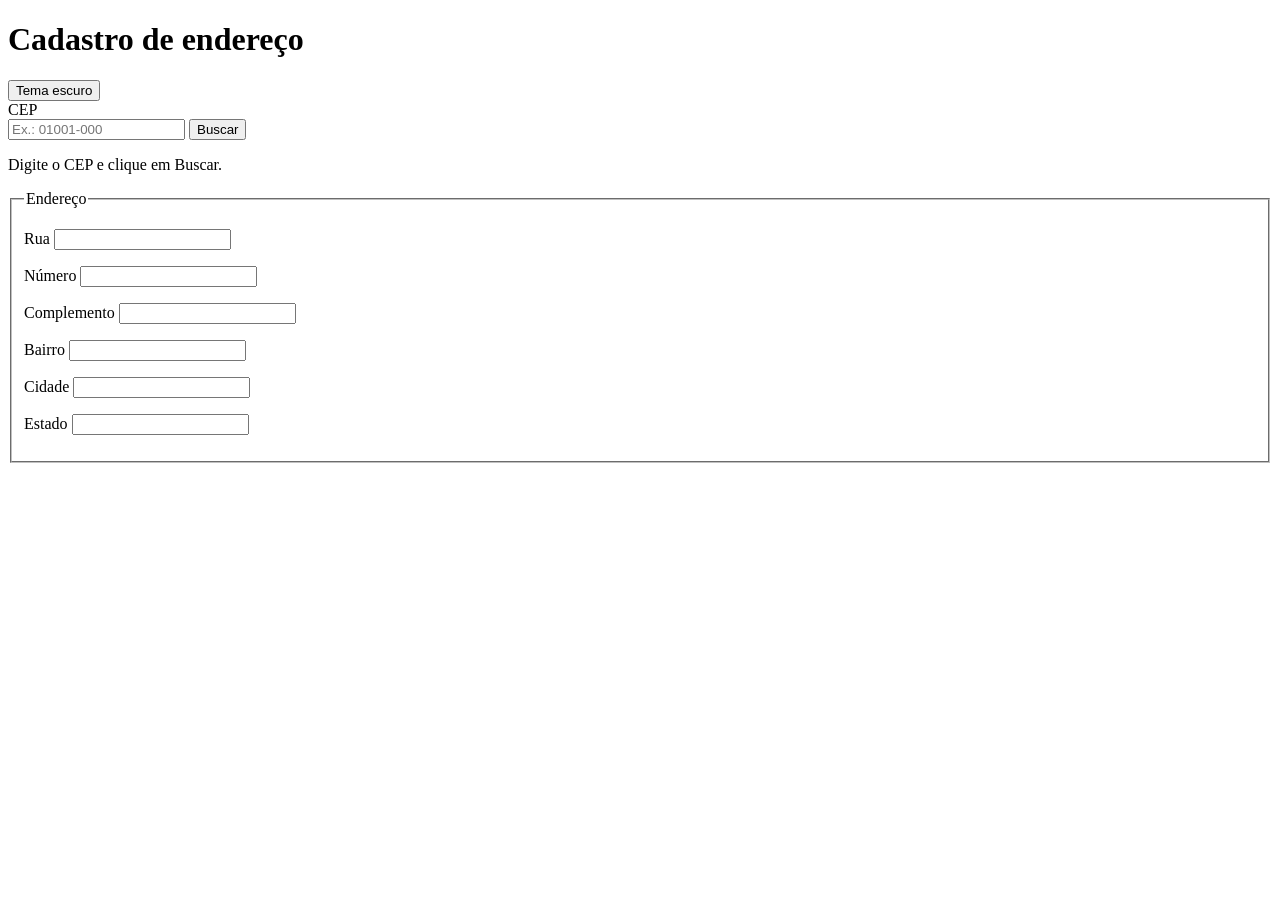
<file: index.html>
<!DOCTYPE html>
<html lang="pt-BR">

<head>
    <meta charset="UTF-8">
    <meta name="viewport" content="width=device-width, initial-scale=1.0">
    <title>Cadastro de endereço</title>
    <link rel="stylesheet" href="style.css">
    <script src="script.js" defer></script>
</head>

<body>

    <header class="topo">
        <h1>Cadastro de endereço</h1>
        <button type="button" class="botao-tema">Tema escuro</button>
    </header>

    <main class="cartao">

        <form class="busca-cep">
            <label for="cep">CEP</label>
            <div class="linha-cep">
                <input type="text" id="cep" class="campo-cep" inputmode="numeric" maxlength="9"
                    pattern="[0-9]{5}-?[0-9]{3}" placeholder="Ex.: 01001-000" required>
                <button type="submit" class="botao-buscar">Buscar</button>
            </div>
            <p class="status" aria-live="polite">Digite o CEP e clique em Buscar.</p>
        </form>

        <fieldset class="endereco">
            <legend>Endereço</legend>

            <p>
                <label for="rua">Rua</label>
                <input type="text" id="rua" class="campo-rua">
            </p>

            <div class="linha-dupla">
                <p>
                    <label for="numero">Número</label>
                    <input type="text" id="numero" class="campo-numero">
                </p>
                <p>
                    <label for="complemento">Complemento</label>
                    <input type="text" id="complemento" class="campo-complemento">
                </p>
            </div>

            <p>
                <label for="bairro">Bairro</label>
                <input type="text" id="bairro" class="campo-bairro">
            </p>

            <div class="linha-dupla">
                <p>
                    <label for="cidade">Cidade</label>
                    <input type="text" id="cidade" class="campo-cidade">
                </p>
                <p>
                    <label for="uf">Estado</label>
                    <input type="text" id="uf" class="campo-uf">
                </p>
            </div>
        </fieldset>

    </main>

</body>

</html>
</file>
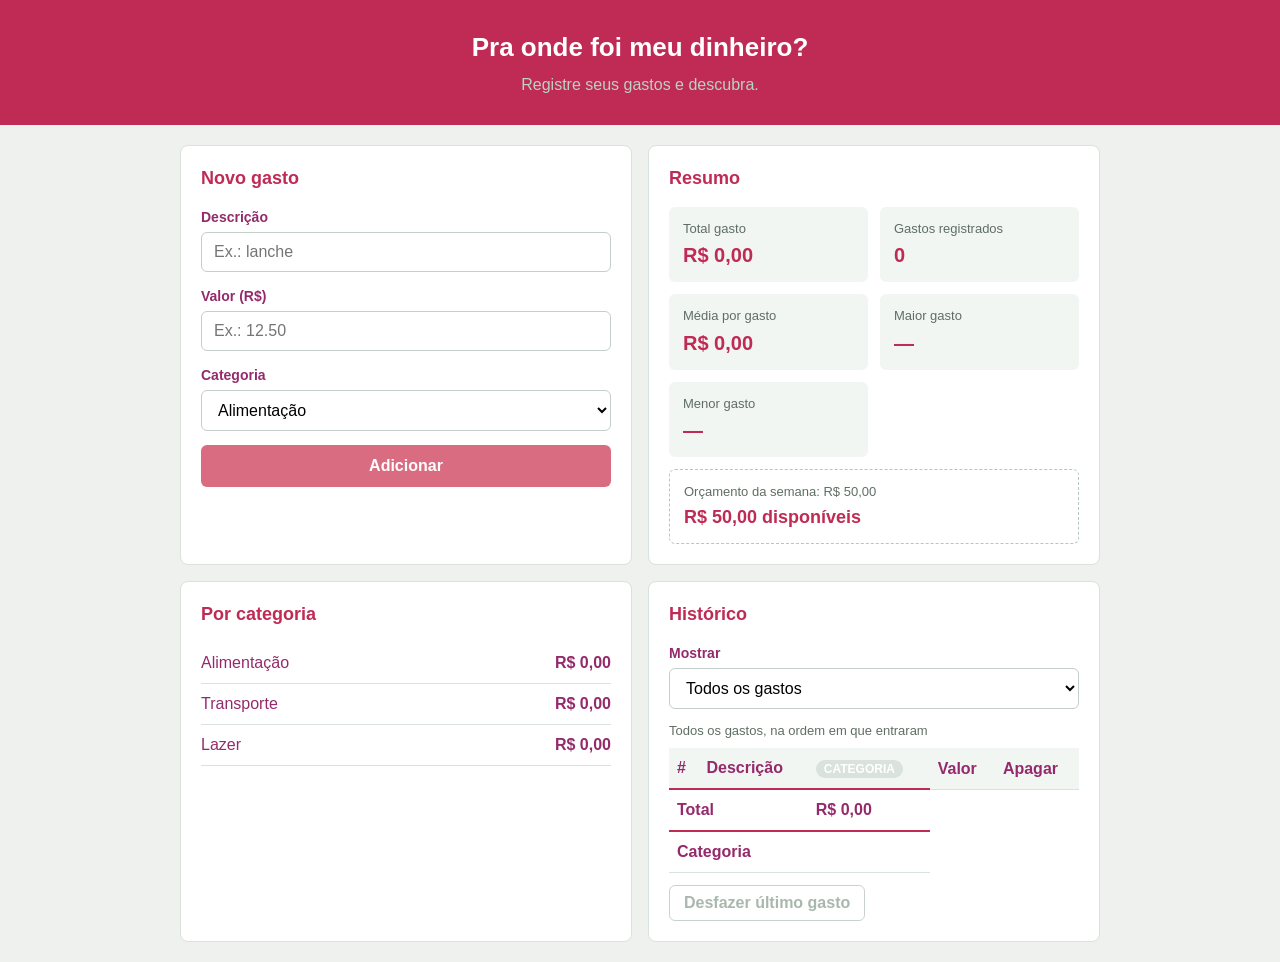
<file: controle-de-gastos-ponto-de-partida/index.html>
<!DOCTYPE html>
<html lang="pt-BR">

<head>
    <meta charset="UTF-8">
    <meta name="viewport" content="width=device-width, initial-scale=1.0">
    <title>Pra onde foi meu dinheiro?</title>
    <link rel="stylesheet" href="style.css">
    <script src="script.js" defer></script>
</head>

<body>

    <header class="topo">
        <h1>Pra onde foi meu dinheiro?</h1>
        <p>Registre seus gastos e descubra.</p>
    </header>

    <main class="painel">

        <section class="cartao novo-gasto">
            <h2>Novo gasto</h2>

            <form class="formulario">
                <p>
                    <label for="descricao">Descrição</label>
                    <input type="text" id="descricao" class="campo-descricao" placeholder="Ex.: lanche">
                </p>

                <p>
                    <label for="valor">Valor (R$)</label>
                    <input type="number" id="valor" class="campo-valor" step="0.01" placeholder="Ex.: 12.50">
                </p>

                <p>
                    <label for="categoria">Categoria</label>
                    <select id="categoria" class="campo-categoria"></select>
                </p>

                <button type="submit">Adicionar</button>

                <p class="erro"></p>
            </form>
        </section>

        <section class="cartao resumo">
            <h2>Resumo</h2>

            <div class="indicadores">
                <div class="indicador">
                    <span class="rotulo">Total gasto</span>
                    <strong class="total">R$ 0,00</strong>
                </div>

                <div class="indicador">
                    <span class="rotulo">Gastos registrados</span>
                    <strong class="quantidade">0</strong>
                </div>

                <div class="indicador">
                    <span class="rotulo">Média por gasto</span>
                    <strong class="media">R$ 0,00</strong>
                </div>

                <div class="indicador">
                    <span class="rotulo">Maior gasto</span>
                    <strong class="maior">—</strong>
                </div>

                <div class="indicador">
                    <span class="rotulo">Menor gasto</span>
                    <strong class="menor">—</strong>
                </div>
            </div>

            <div class="orcamento">
                <span class="rotulo">Orçamento da semana: R$ 50,00</span>
                <strong class="restante">R$ 50,00 disponíveis</strong>
            </div>
        </section>

        <section class="cartao categorias-cartao">
            <h2>Por categoria</h2>
            <ul class="categorias"></ul>
        </section>

        <section class="cartao historico-cartao">
            <h2>Histórico</h2>

             <p class="filtro">
                <label for="filtro">Mostrar</label>
                <select id="filtro" class="campo-filtro">
                    <option value="todos">Todos os gastos</option>
                    <option value="pop">Só Alimentação</option>
                    <option value="rock">Só Transporte</option>
                    <option value="funk">Só Lazer</option>
                </select>
            </p>

            
            <table class="tabela-historico">
                    <caption>Todos os gastos, na ordem em que entraram</caption>
                    <thead>
                        <tr>
                            <th>#</th>
                            <th>Descrição</th>
                            <th><span class="etiqueta">Categoria</span></th>
                            <th>Valor</th>
                            <th>Apagar</th>
                        </tr>
                    </thead>
                    <tbody class="historico"></tbody>
                    <tfoot>
                        <tr>
                            <th colspan="2">Total</th>
                            <td class="total-rodape">R$ 0,00</td>
                        </tr>
                        <tr class="categoria">
                            <th colspan="2">Categoria</th>
                            <td class="categoria-rodape"></td>
                        </tr>
                    </tfoot>
            </table>
            <button type="button" class="botao-desfazer">Desfazer último gasto</button>
        </section>

    </main>

</body>

</html>
</file>
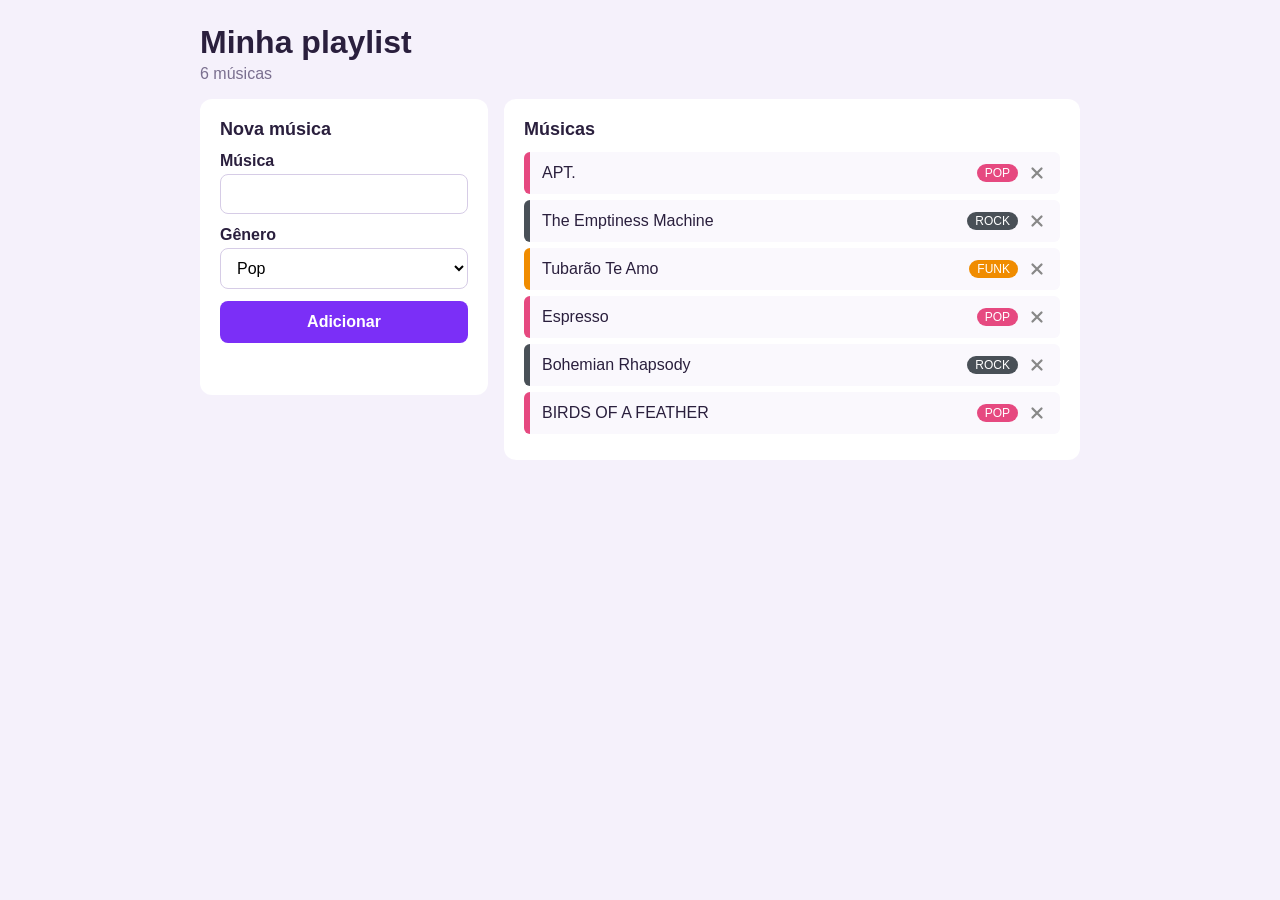
<file: pasta-1/index.html>
<!DOCTYPE html>
<html lang="pt-BR">

<head>
    <meta charset="UTF-8">
    <meta name="viewport" content="width=device-width, initial-scale=1.0">
    <title>Minha playlist</title>
    <link rel="stylesheet" href="style.css">
    <script src="script.js" defer></script>
</head>

<body>

    <main class="app">

        <header class="topo">
            <h1>Minha playlist</h1>
            <p class="contagem"></p>
        </header>

        <form class="formulario">
            <h2>Nova música</h2>

            <p>
                <label for="titulo">Música</label>
                <input type="text" id="titulo" class="campo-titulo">
            </p>

            <p>
                <label for="genero">Gênero</label>
                <select id="genero" class="campo-genero">
                    <option value="pop">Pop</option>
                    <option value="rock">Rock</option>
                    <option value="funk">Funk</option>
                </select>
            </p>

            <button type="submit">Adicionar</button>

            <p class="aviso"></p>
        </form>

        <section class="musicas">
            <h2>Músicas</h2>
            <ul class="lista"></ul>
        </section>

    </main>

</body>

</html>
</file>
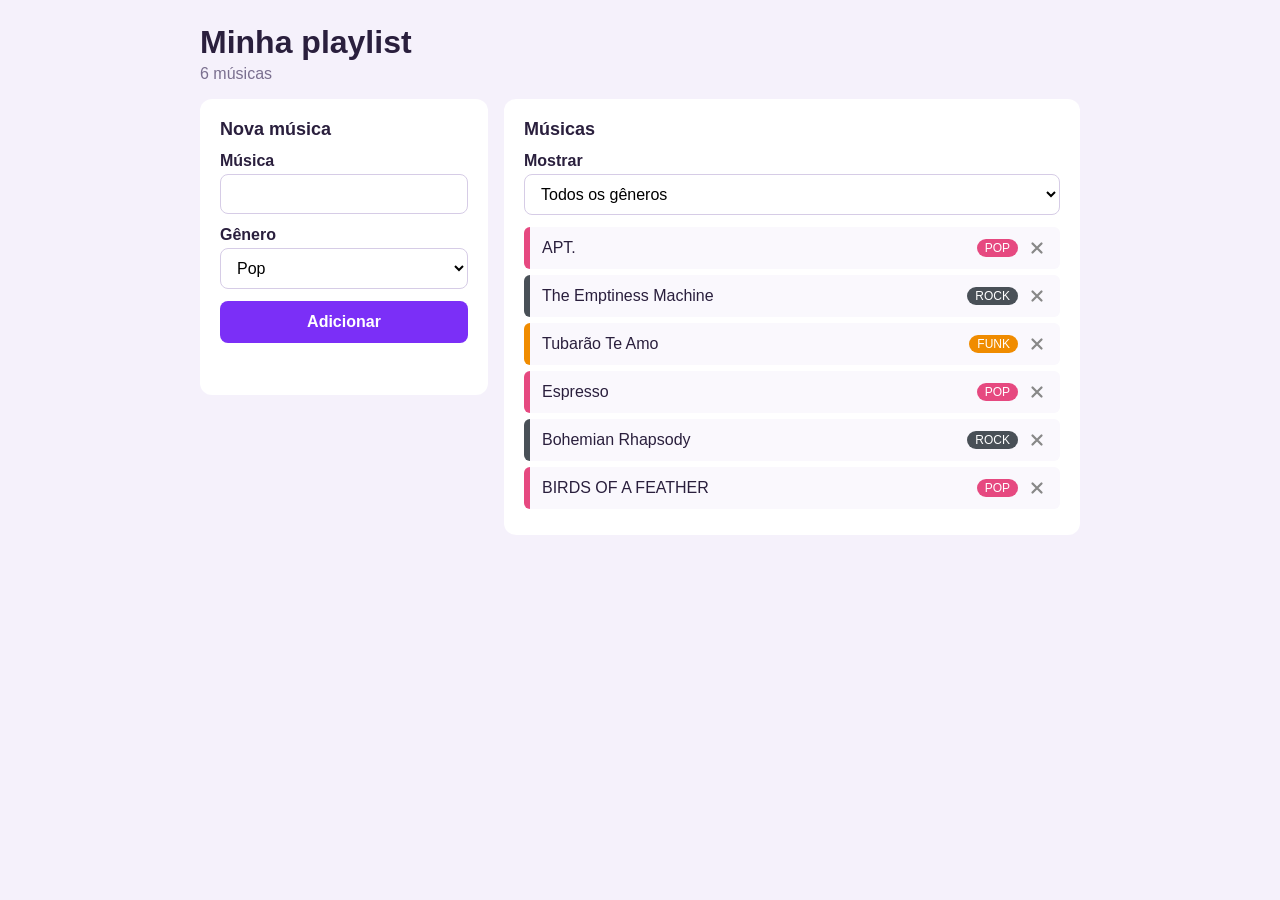
<file: pasta-2/index.html>
<!DOCTYPE html>
<html lang="pt-BR">

<head>
    <meta charset="UTF-8">
    <meta name="viewport" content="width=device-width, initial-scale=1.0">
    <title>Minha playlist</title>
    <link rel="stylesheet" href="style.css">
    <script src="script.js" defer></script>
</head>

<body>

    <main class="app">

        <header class="topo">
            <h1>Minha playlist</h1>
            <p class="contagem"></p>
        </header>

        <form class="formulario">
            <h2>Nova música</h2>

            <p>
                <label for="titulo">Música</label>
                <input type="text" id="titulo" class="campo-titulo">
            </p>

            <p>
                <label for="genero">Gênero</label>
                <select id="genero" class="campo-genero">
                    <option value="pop">Pop</option>
                    <option value="rock">Rock</option>
                    <option value="funk">Funk</option>
                </select>
            </p>

            <button type="submit">Adicionar</button>

            <p class="aviso"></p>
        </form>

        <section class="musicas">
            <h2>Músicas</h2>

            <p class="filtro">
                <label for="filtro">Mostrar</label>
                <select id="filtro" class="campo-filtro">
                    <option value="todos">Todos os gêneros</option>
                    <option value="pop">Só pop</option>
                    <option value="rock">Só rock</option>
                    <option value="funk">Só funk</option>
                </select>
            </p>

            <ul class="lista"></ul>
        </section>

    </main>

</body>

</html>
</file>
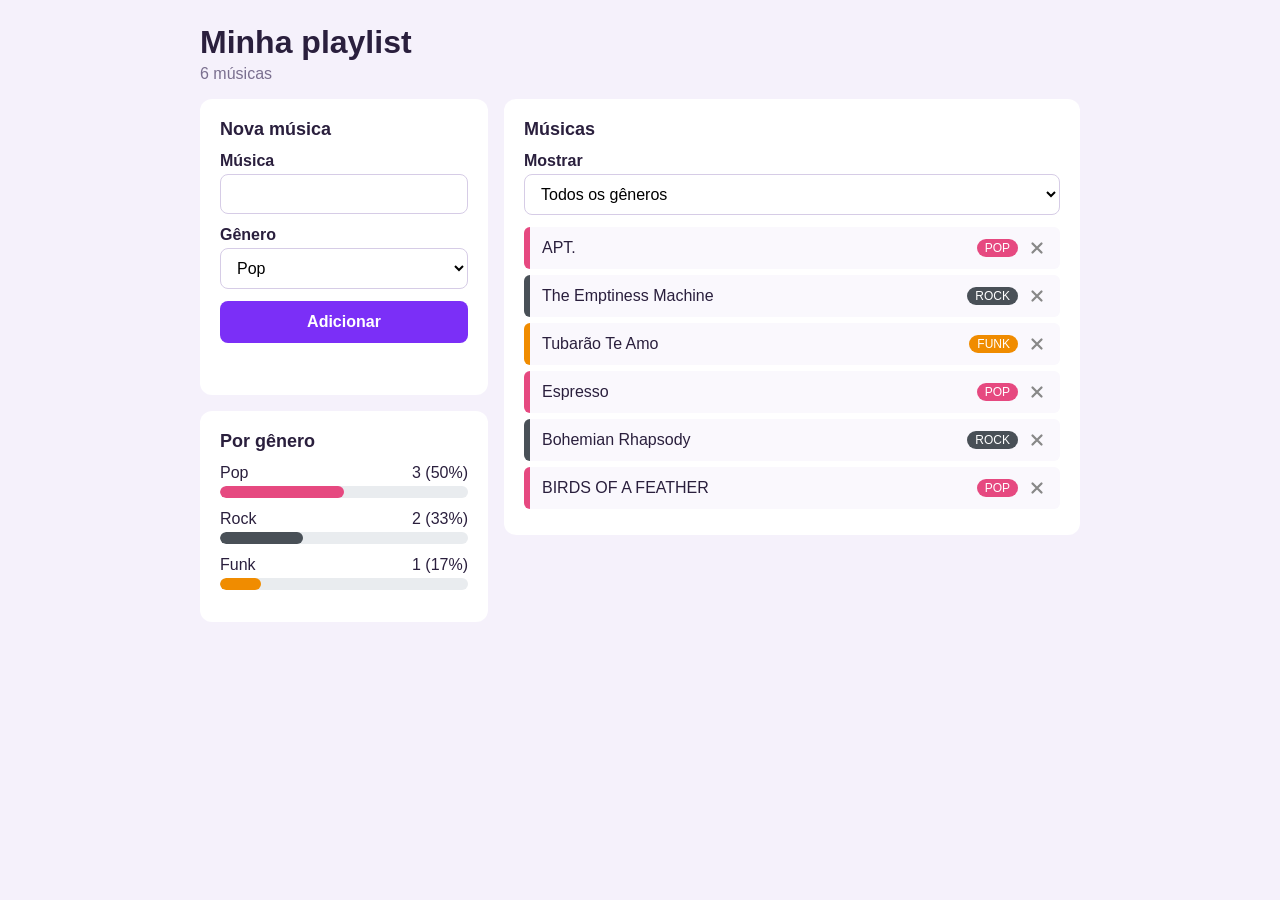
<file: pasta-3/index.html>
<!DOCTYPE html>
<html lang="pt-BR">

<head>
    <meta charset="UTF-8">
    <meta name="viewport" content="width=device-width, initial-scale=1.0">
    <title>Minha playlist</title>
    <link rel="stylesheet" href="style.css">
    <script src="script.js" defer></script>
</head>

<body>

    <main class="app">

        <header class="topo">
            <h1>Minha playlist</h1>
            <p class="contagem"></p>
        </header>

        <form class="formulario">
            <h2>Nova música</h2>

            <p>
                <label for="titulo">Música</label>
                <input type="text" id="titulo" class="campo-titulo">
            </p>

            <p>
                <label for="genero">Gênero</label>
                <select id="genero" class="campo-genero">
                    <option value="pop">Pop</option>
                    <option value="rock">Rock</option>
                    <option value="funk">Funk</option>
                </select>
            </p>

            <button type="submit">Adicionar</button>

            <p class="aviso"></p>
        </form>

        <section class="musicas">
            <h2>Músicas</h2>

            <p class="filtro">
                <label for="filtro">Mostrar</label>
                <select id="filtro" class="campo-filtro">
                    <option value="todos">Todos os gêneros</option>
                    <option value="pop">Só pop</option>
                    <option value="rock">Só rock</option>
                    <option value="funk">Só funk</option>
                </select>
            </p>

            <ul class="lista"></ul>
        </section>

        <section class="generos">
            <h2>Por gênero</h2>
            <ul class="lista-generos"></ul>
        </section>

    </main>

</body>

</html>
</file>
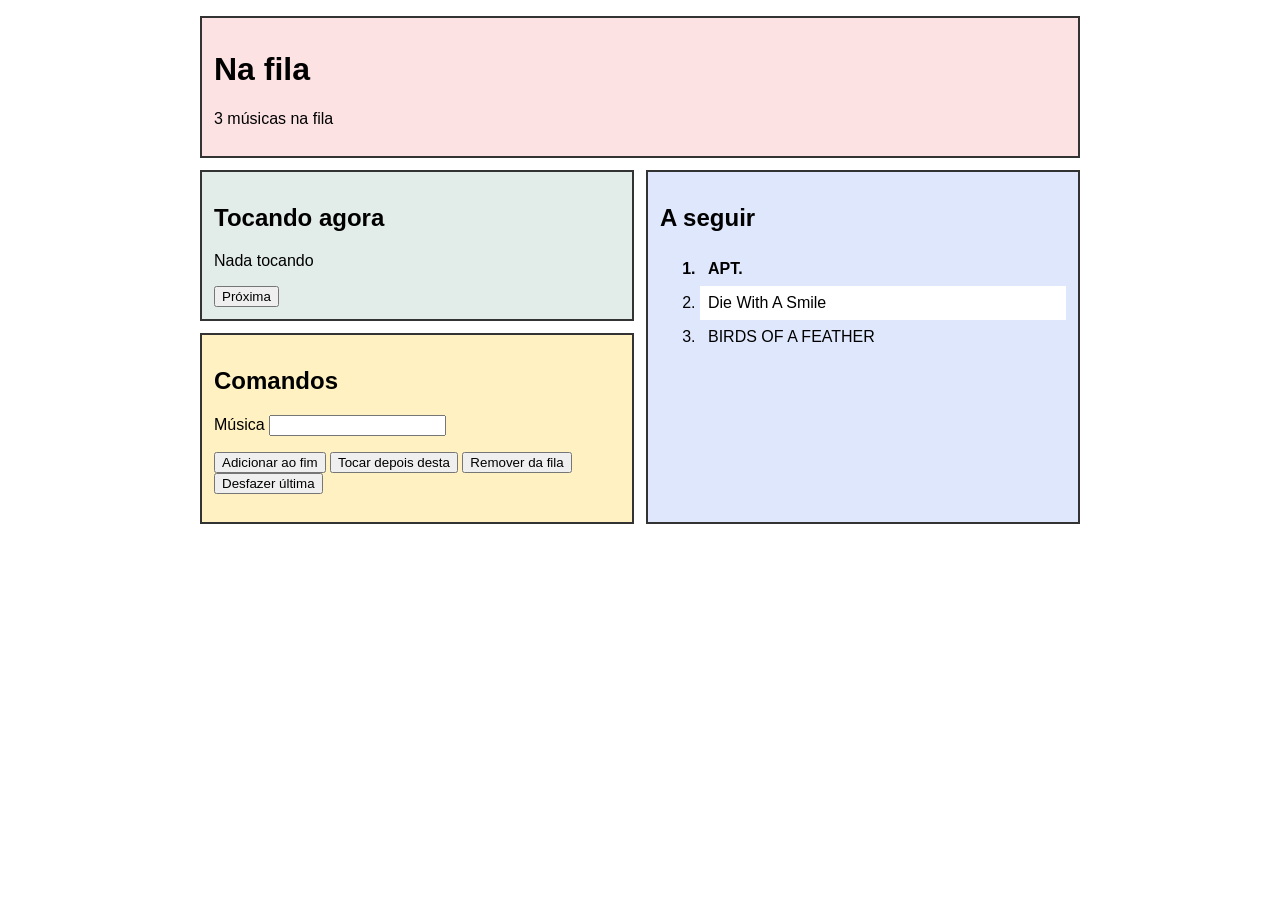
<file: playlist-ponto-de-partida/index.html>
<!DOCTYPE html>
<html lang="pt-BR">

<head>
    <meta charset="UTF-8">
    <meta name="viewport" content="width=device-width, initial-scale=1.0">
    <title>Na fila</title>
    <link rel="stylesheet" href="style.css">
    <script src="script.js" defer></script>
</head>

<body>

    <main class="player">

        <header class="topo">
            <h1>Na fila</h1>
            <p class="contagem">Fila vazia</p>
        </header>

        <section class="tocando">
            <h2>Tocando agora</h2>
            <p class="musica-atual">Nada tocando</p>
            <button type="button" class="botao-proxima">Próxima</button>
        </section>

        <form class="formulario">
            <h2>Comandos</h2>

            <p>
                <label for="musica">Música</label>
                <input type="text" id="musica" class="campo-musica">
            </p>

            <div class="botoes">
                <button type="submit" class="botao-adicionar">Adicionar ao fim</button>
                <button type="button" class="botao-furar">Tocar depois desta</button>
                <button type="button" class="botao-remover">Remover da fila</button>
                <button type="button" class="botao-desfazer">Desfazer última</button>
            </div>

            <p class="aviso"></p>
        </form>

        <section class="fila">
            <h2>A seguir</h2>
            <ol class="lista"></ol>
        </section>

    </main>

</body>

</html>
</file>
<file: style.css>
/* ===========================================================
   Cadastro de endereço — o CSS, regra por regra

   Vazio de propósito: a página aparece só com o HTML.
   =========================================================== */
</file>
<file: controle-de-gastos-ponto-de-partida/style.css>
/* ===========================================================
   Pra onde foi meu dinheiro?
   =========================================================== */

/* Cores que se repetem: mudar aqui muda a página inteira. */
:root {
    --cor-principal: #BF2B54;
    --cor-botao: #DA6C81;
    --cor-alerta: #b3261e;
    --cor-alimentacao: #green;
    --cor-lazer: #yellow;
    --cor-transporte: #purple;
}

* {
    box-sizing: border-box;
}

html {
    background-color: #eef1ee;
}

body {
    margin: 0;
    font-family: "Segoe UI", Roboto, Helvetica, Arial, sans-serif;
    font-size: 16px;
    line-height: 1.5;
    color: #942a6b;
}


/* -----------------------------------------------------------
   Topo
   ----------------------------------------------------------- */

.topo {
    padding: 28px 20px;
    background-color: var(--cor-principal);
    color: #ffffff;
    text-align: center;
}

.topo h1 {
    margin: 0;
    font-size: 26px;
}

.topo p {
    margin: 6px 0 0 0;
    color: #b9d3c4;
}


/* -----------------------------------------------------------
    Painel — celular primeiro
   ----------------------------------------------------------- */

.painel {
    display: grid;
    gap: 16px;
    max-width: 960px;
    margin: 0 auto;
    padding: 20px;

    grid-template-areas:
        "novo"
        "resumo"
        "categorias"
        "historico";
}

.novo-gasto        { grid-area: novo; }
.resumo            { grid-area: resumo; }
.categorias-cartao { grid-area: categorias; }
.historico-cartao  { grid-area: historico; }

.cartao {
    padding: 4px 20px 20px 20px;
    border-radius: 8px;
    background-color: #ffffff;
    border: 1px solid #d9e2dc;
}

.cartao h2 {
    font-size: 18px;
    color: var(--cor-principal);
}


/* -----------------------------------------------------------
   Formulário
   ----------------------------------------------------------- */

.formulario p {
    margin: 0 0 14px 0;
}

label {
    display: block;
    margin-bottom: 4px;
    font-size: 14px;
    font-weight: bold;
}

input,
select {
    width: 100%;
    background-color: #ffffff;
    padding: 10px 12px;
    border: 1px solid #c3cfc7;
    border-radius: 6px;
    font-family: inherit;
    font-size: 16px;
}

button {
    width: 100%;
    padding: 12px;
    border: none;
    border-radius: 6px;
    background-color: var(--cor-botao);
    color: #ffffff;
    font-family: inherit;
    font-size: 16px;
    font-weight: bold;
    cursor: pointer;
}

button:hover {
    background-color: #25563f;
}

/* Depois do :hover, para ganhar dele */
button:disabled {
    background-color: #a9b8ae;
    cursor: not-allowed;
}

/* Quem navega com Tab vê onde está */
input:focus-visible,
select:focus-visible,
button:focus-visible {
    outline: 3px solid var(--cor-botao);
    outline-offset: 2px;
}

.erro {
    margin: 12px 0 0 0;
    color: var(--cor-alerta);
    font-weight: bold;
}

.etiqueta {
    padding: 2px 8px;
    border-radius: 999px;
    background-color: #d9e2dc;
    color:#ffffff;
    font-size: 12px;
    text-transform: uppercase;
}
.categoria-rodape [data-categoria="alimentacao"] {border-left-color: var(--cor-alimentacao); }
.categoria-rodape [data-categoria="transporte"] {border-left-color: var(--cor-transporte); }
.categoria-rodape [data-categoria="lazer"] {border-left-color: var(--cor-lazer);}
[data-categoria="alimentacao"] .etiqueta {background-color: var(--cor-alimentacao);}
[data-categoria="transporte"] .etiqueta {background-color: var(--cor-transporte);}
[data-categoria="lazer"] .etiqueta {background-color: var(--cor-lazer);}
/* -----------------------------------------------------------
   Resumo
   ----------------------------------------------------------- */

    .filtro {
    margin: 0 0 12px 0;
    }

.indicadores {
    display: grid;
    grid-template-columns: 1fr 1fr;
    gap: 12px;
}

.indicador {
    padding: 12px 14px;
    border-radius: 6px;
    background-color: #f2f6f3;
}

.rotulo {
    display: block;
    font-size: 13px;
    color: #5f6e64;
}

.indicador strong {
    display: block;
    margin-top: 2px;
    font-size: 20px;
    color: var(--cor-principal);
}


/* -----------------------------------------------------------
   Orçamento
   ----------------------------------------------------------- */

.orcamento {
    margin-top: 12px;
    padding: 12px 14px;
    border-radius: 6px;
    border: 1px dashed #b7c7bd;
}

.orcamento strong {
    display: block;
    margin-top: 2px;
    font-size: 18px;
    color: var(--cor-principal);
}

/* Quando o total passa do orçamento. */
.indicador strong.estourado,
.orcamento strong.estourado {
    color: var(--cor-alerta);
}


/* -----------------------------------------------------------
   Por categoria
   ----------------------------------------------------------- */

.categorias {
    margin: 0;
    padding: 0;
    list-style: none;
}

.categorias li {
    display: flex;
    justify-content: space-between;
    padding: 8px 0;
    border-bottom: 1px solid #d9e2dc;
}


/* -----------------------------------------------------------
   Histórico
   ----------------------------------------------------------- */

.tabela-historico tr[data-categoria="Lazer"] td:first-child {
    border-left: 6px solid var(--cor-lazer);
}


.tabela-historico {
    width: 100%;
    margin-bottom: 12px;
    border-collapse: collapse;
}

.tabela-historico caption {
    padding-bottom: 8px;
    font-size: 13px;
    color: #5f6e64;
    text-align: left;
}

.tabela-historico th,
.tabela-historico td {
    padding: 8px;
    border-bottom: 1px solid #d9e2dc;
    text-align: left;
}

/* O cabeçalho com um fundo diferente */
.tabela-historico thead th {
    background-color: #f2f6f3;
}

.tabela-historico tbody tr:nth-child(even) {
    background-color: #f7faf8;
}

.tabela-historico tfoot th,
.tabela-historico tfoot td {
    border-top: 2px solid var(--cor-principal);
    font-weight: bold;
}

/* O desfazer não ocupa a largura toda */
.botao-desfazer {
    width: auto;
    padding: 8px 14px;
    border: 1px solid var(--cor-botao);
    background-color: #ffffff;
    color: var(--cor-botao);
}

.botao-desfazer:hover {
    background-color: #f2f6f3;
}

.botao-desfazer:disabled {
    border-color: #c9d3cc;
    background-color: #ffffff;
    color: #a9b8ae;
    cursor: not-allowed;
}



/* -----------------------------------------------------------
   A partir de 800px: formulário e resumo lado a lado
   ----------------------------------------------------------- */

@media (min-width: 800px) {

    .painel {
        grid-template-columns: 1fr 1fr;
        grid-template-areas:
            "novo       resumo"
            "categorias historico";
    }

}


/* O botão de apagar em cada linha */
.botao-apagar {
    width: auto;
    padding: 2px;
    border: none;
    border-radius: 4px;
    background-color: transparent;
    color: #888888;
    line-height: 0;
    cursor: pointer;
}

.botao-apagar:hover {
    color: #c62828;
    background-color: #ffe3e3;
}

.botao-apagar:focus-visible {
    outline: 2px solid #c62828;
}


[data-categoria="alimentacao"] .barra {background-color: var(--cor-alimentacao);}
[data-categoria="transporte"] .barra {background-color: var(--cor-transporte);}
[data-categoria="lazer"] .barra {background-color: var(--cor-lazer);}
</file>
<file: pasta-1/style.css>
:root {
    --cor-fundo: #f5f1fb;
    --cor-cartao: #ffffff;
    --cor-texto: #2a1f3d;
    --cor-destaque: #7b2ff7;
    --cor-alerta: #c2185b;

    /* Uma cor para cada gênero */
    --cor-pop: #e64980;
    --cor-rock: #495057;
    --cor-funk: #f08c00;
}

* {
    box-sizing: border-box;
}

body {
    margin: 0;
    padding: 24px 16px;
    background-color: var(--cor-fundo);
    font-family: "Segoe UI", Roboto, Helvetica, Arial, sans-serif;
    color: var(--cor-texto);
}

/* Celular: tudo empilhado */
.app {
    display: grid;
    gap: 16px;
    max-width: 880px;
    margin: 0 auto;
    grid-template-areas:
        "topo"
        "formulario"
        "musicas";
}

.topo       { grid-area: topo; }
.formulario { grid-area: formulario; }
.musicas    { grid-area: musicas; }

h1 {
    margin: 0;
}

.contagem {
    margin: 4px 0 0 0;
    color: #7a6f8f;
}

.formulario,
.musicas {
    padding: 20px;
    border-radius: 12px;
    background-color: var(--cor-cartao);
}

h2 {
    margin: 0 0 12px 0;
    font-size: 18px;
}

.formulario p {
    margin: 0 0 12px 0;
}

label {
    display: block;
    margin-bottom: 4px;
    font-weight: bold;
}

input,
select {
    width: 100%;
    padding: 10px 12px;
    border: 1px solid #d6cce6;
    border-radius: 8px;
    font-size: 16px;
    background-color: #ffffff;
}

.formulario button {
    width: 100%;
    padding: 12px;
    border: none;
    border-radius: 8px;
    background-color: var(--cor-destaque);
    color: #ffffff;
    font-size: 16px;
    font-weight: bold;
    cursor: pointer;
}

.formulario button:hover {
    background-color: #6420d6;
}

.aviso {
    min-height: 20px;
    color: var(--cor-alerta);
    font-weight: bold;
}


/* A lista */

.lista {
    margin: 0;
    padding: 0;
    list-style: none;
}

.lista li {
    display: flex;
    align-items: center;
    gap: 8px;
    padding: 10px 12px;
    margin-bottom: 6px;
    border-radius: 6px;
    background-color: #faf8fd;
    border-left: 6px solid #cccccc;
}

.titulo {
    flex: 1;
}

/* A etiqueta com o gênero */
.etiqueta {
    padding: 2px 8px;
    border-radius: 999px;
    background-color: #cccccc;
    color: #ffffff;
    font-size: 12px;
    text-transform: uppercase;
}


/* Seletor de atributo: escolhe pelo valor do data-genero.
   O JavaScript só diz qual é o gênero. A cor é do CSS. */

.lista li[data-genero="pop"]  { border-left-color: var(--cor-pop); }
.lista li[data-genero="rock"] { border-left-color: var(--cor-rock); }
.lista li[data-genero="funk"] { border-left-color: var(--cor-funk); }

[data-genero="pop"]  .etiqueta { background-color: var(--cor-pop); }
[data-genero="rock"] .etiqueta { background-color: var(--cor-rock); }
[data-genero="funk"] .etiqueta { background-color: var(--cor-funk); }


/* O botão de remover, o mesmo de 16/10 */

.botao-remover {
    padding: 2px;
    border: none;
    border-radius: 4px;
    background-color: transparent;
    color: #888888;
    line-height: 0;
    cursor: pointer;
}

.botao-remover:hover {
    color: #c62828;
    background-color: #ffe3e3;
}

.botao-remover:focus-visible {
    outline: 2px solid #c62828;
}


/* A partir de 800px: formulário à esquerda, músicas à direita */

@media (min-width: 800px) {

    .app {
        grid-template-columns: 1fr 2fr;
        grid-template-areas:
            "topo       topo"
            "formulario musicas";
        align-items: start;
    }

}
</file>
<file: pasta-2/style.css>
:root {
    --cor-fundo: #f5f1fb;
    --cor-cartao: #ffffff;
    --cor-texto: #2a1f3d;
    --cor-destaque: #7b2ff7;
    --cor-alerta: #c2185b;

    /* Uma cor para cada gênero */
    --cor-pop: #e64980;
    --cor-rock: #495057;
    --cor-funk: #f08c00;
}

* {
    box-sizing: border-box;
}

body {
    margin: 0;
    padding: 24px 16px;
    background-color: var(--cor-fundo);
    font-family: "Segoe UI", Roboto, Helvetica, Arial, sans-serif;
    color: var(--cor-texto);
}

/* Celular: tudo empilhado */
.app {
    display: grid;
    gap: 16px;
    max-width: 880px;
    margin: 0 auto;
    grid-template-areas:
        "topo"
        "formulario"
        "musicas";
}

.topo       { grid-area: topo; }
.formulario { grid-area: formulario; }
.musicas    { grid-area: musicas; }

h1 {
    margin: 0;
}

.contagem {
    margin: 4px 0 0 0;
    color: #7a6f8f;
}

.formulario,
.musicas {
    padding: 20px;
    border-radius: 12px;
    background-color: var(--cor-cartao);
}

h2 {
    margin: 0 0 12px 0;
    font-size: 18px;
}

.formulario p {
    margin: 0 0 12px 0;
}

label {
    display: block;
    margin-bottom: 4px;
    font-weight: bold;
}

input,
select {
    width: 100%;
    padding: 10px 12px;
    border: 1px solid #d6cce6;
    border-radius: 8px;
    font-size: 16px;
    background-color: #ffffff;
}

.formulario button {
    width: 100%;
    padding: 12px;
    border: none;
    border-radius: 8px;
    background-color: var(--cor-destaque);
    color: #ffffff;
    font-size: 16px;
    font-weight: bold;
    cursor: pointer;
}

.formulario button:hover {
    background-color: #6420d6;
}

.aviso {
    min-height: 20px;
    color: var(--cor-alerta);
    font-weight: bold;
}


/* A lista */

.lista {
    margin: 0;
    padding: 0;
    list-style: none;
}

.lista li {
    display: flex;
    align-items: center;
    gap: 8px;
    padding: 10px 12px;
    margin-bottom: 6px;
    border-radius: 6px;
    background-color: #faf8fd;
    border-left: 6px solid #cccccc;
}

.titulo {
    flex: 1;
}

/* A etiqueta com o gênero */
.etiqueta {
    padding: 2px 8px;
    border-radius: 999px;
    background-color: #cccccc;
    color: #ffffff;
    font-size: 12px;
    text-transform: uppercase;
}


/* Seletor de atributo: escolhe pelo valor do data-genero.
   O JavaScript só diz qual é o gênero. A cor é do CSS. */

.lista li[data-genero="pop"]  { border-left-color: var(--cor-pop); }
.lista li[data-genero="rock"] { border-left-color: var(--cor-rock); }
.lista li[data-genero="funk"] { border-left-color: var(--cor-funk); }

[data-genero="pop"]  .etiqueta { background-color: var(--cor-pop); }
[data-genero="rock"] .etiqueta { background-color: var(--cor-rock); }
[data-genero="funk"] .etiqueta { background-color: var(--cor-funk); }


/* O botão de remover, o mesmo de 16/10 */

.botao-remover {
    padding: 2px;
    border: none;
    border-radius: 4px;
    background-color: transparent;
    color: #888888;
    line-height: 0;
    cursor: pointer;
}

.botao-remover:hover {
    color: #c62828;
    background-color: #ffe3e3;
}

.botao-remover:focus-visible {
    outline: 2px solid #c62828;
}


/* A partir de 800px: formulário à esquerda, músicas à direita */

@media (min-width: 800px) {

    .app {
        grid-template-columns: 1fr 2fr;
        grid-template-areas:
            "topo       topo"
            "formulario musicas";
        align-items: start;
    }

}


/* O filtro, acima da lista */
.filtro {
    margin: 0 0 12px 0;
}
</file>
<file: pasta-3/style.css>
:root {
    --cor-fundo: #f5f1fb;
    --cor-cartao: #ffffff;
    --cor-texto: #2a1f3d;
    --cor-destaque: #7b2ff7;
    --cor-alerta: #c2185b;

    /* Uma cor para cada gênero */
    --cor-pop: #e64980;
    --cor-rock: #495057;
    --cor-funk: #f08c00;
}

* {
    box-sizing: border-box;
}

body {
    margin: 0;
    padding: 24px 16px;
    background-color: var(--cor-fundo);
    font-family: "Segoe UI", Roboto, Helvetica, Arial, sans-serif;
    color: var(--cor-texto);
}

/* Celular: tudo empilhado */
.app {
    display: grid;
    gap: 16px;
    max-width: 880px;
    margin: 0 auto;
    grid-template-areas:
        "topo"
        "formulario"
        "musicas"
        "generos";
}

.topo       { grid-area: topo; }
.formulario { grid-area: formulario; }
.musicas    { grid-area: musicas; }
.generos    { grid-area: generos; }

h1 {
    margin: 0;
}

.contagem {
    margin: 4px 0 0 0;
    color: #7a6f8f;
}

.formulario,
.musicas,
.generos {
    padding: 20px;
    border-radius: 12px;
    background-color: var(--cor-cartao);
}

h2 {
    margin: 0 0 12px 0;
    font-size: 18px;
}

.formulario p {
    margin: 0 0 12px 0;
}

label {
    display: block;
    margin-bottom: 4px;
    font-weight: bold;
}

input,
select {
    width: 100%;
    padding: 10px 12px;
    border: 1px solid #d6cce6;
    border-radius: 8px;
    font-size: 16px;
    background-color: #ffffff;
}

.formulario button {
    width: 100%;
    padding: 12px;
    border: none;
    border-radius: 8px;
    background-color: var(--cor-destaque);
    color: #ffffff;
    font-size: 16px;
    font-weight: bold;
    cursor: pointer;
}

.formulario button:hover {
    background-color: #6420d6;
}

.aviso {
    min-height: 20px;
    color: var(--cor-alerta);
    font-weight: bold;
}


/* A lista */

.lista {
    margin: 0;
    padding: 0;
    list-style: none;
}

.lista li {
    display: flex;
    align-items: center;
    gap: 8px;
    padding: 10px 12px;
    margin-bottom: 6px;
    border-radius: 6px;
    background-color: #faf8fd;
    border-left: 6px solid #cccccc;
}

.titulo {
    flex: 1;
}

/* A etiqueta com o gênero */
.etiqueta {
    padding: 2px 8px;
    border-radius: 999px;
    background-color: #cccccc;
    color: #ffffff;
    font-size: 12px;
    text-transform: uppercase;
}


/* Seletor de atributo: escolhe pelo valor do data-genero.
   O JavaScript só diz qual é o gênero. A cor é do CSS. */

.lista li[data-genero="pop"]  { border-left-color: var(--cor-pop); }
.lista li[data-genero="rock"] { border-left-color: var(--cor-rock); }
.lista li[data-genero="funk"] { border-left-color: var(--cor-funk); }

[data-genero="pop"]  .etiqueta { background-color: var(--cor-pop); }
[data-genero="rock"] .etiqueta { background-color: var(--cor-rock); }
[data-genero="funk"] .etiqueta { background-color: var(--cor-funk); }


/* O botão de remover, o mesmo de 16/10 */

.botao-remover {
    padding: 2px;
    border: none;
    border-radius: 4px;
    background-color: transparent;
    color: #888888;
    line-height: 0;
    cursor: pointer;
}

.botao-remover:hover {
    color: #c62828;
    background-color: #ffe3e3;
}

.botao-remover:focus-visible {
    outline: 2px solid #c62828;
}


/* A partir de 800px: formulário à esquerda, músicas à direita */

@media (min-width: 800px) {

    .app {
        grid-template-columns: 1fr 2fr;
        grid-template-areas:
            "topo       topo"
            "formulario musicas"
            "generos    musicas";
        align-items: start;
    }

}


/* O filtro, acima da lista */
.filtro {
    margin: 0 0 12px 0;
}


/* -----------------------------------------------------------
   O gráfico de barras, só com CSS
   ----------------------------------------------------------- */

.lista-generos {
    margin: 0;
    padding: 0;
    list-style: none;
}

.lista-generos li {
    margin-bottom: 12px;
}

/* O nome à esquerda, a quantidade à direita */
.legenda-da-barra {
    display: flex;
    justify-content: space-between;
    margin-bottom: 4px;
    text-transform: capitalize;
}

/* O trilho é a barra inteira, cinza. A barra colorida fica
   dentro dele, e a largura dela é a porcentagem. */
.trilho {
    width: 100%;
    height: 12px;
    border-radius: 999px;
    background-color: #e9ecef;
    overflow: hidden;
}

.barra {
    height: 100%;
    border-radius: 999px;
    background-color: #888888;
}

/* A cor de cada barra vem do mesmo data-genero da lista */
[data-genero="pop"]  .barra { background-color: var(--cor-pop); }
[data-genero="rock"] .barra { background-color: var(--cor-rock); }
[data-genero="funk"] .barra { background-color: var(--cor-funk); }
</file>
<file: playlist-ponto-de-partida/style.css>
/* Sem estilização ainda: bordas e fundos só para enxergar
   onde cada área do grid começa e termina. */

* {
    box-sizing: border-box;
}

body {
    margin: 0;
    padding: 16px;
    font-family: Arial, sans-serif;
}

.player {
    display: grid;
    gap: 12px;
    max-width: 880px;
    margin: 0 auto;

    /* Celular: tudo empilhado */
    grid-template-areas:
        "topo"
        "tocando"
        "formulario"
        "fila";
}

.topo       { grid-area: topo; }
.tocando    { grid-area: tocando; }
.formulario { grid-area: formulario; }
.fila       { grid-area: fila; }

.topo,
.tocando,
.formulario,
.fila {
    padding: 12px;
    border: 2px solid #333333;
}

.topo       { background-color: #fde2e4; }
.tocando    { background-color: #e2ece9; }
.formulario { background-color: #fff1c1; }
.fila       { background-color: #dfe7fd; }


/* A fila: lista numerada */

.lista li {
    padding: 8px;
}

/* Linhas zebradas: os itens pares (2º, 4º, 6º...) */
.lista li:nth-child(even) {
    background-color: #ffffff;
}

/* A primeira da fila é a próxima a tocar */
.lista li:first-child {
    font-weight: bold;
}


button:disabled {
    cursor: not-allowed;
    opacity: 0.5;
}


/* A partir de 800px: a fila vai para a direita e ocupa
   a altura de duas linhas. */

@media (min-width: 800px) {

    .player {
        grid-template-columns: 1fr 1fr;
        grid-template-areas:
            "topo       topo"
            "tocando    fila"
            "formulario fila";
    }

}
</file>
